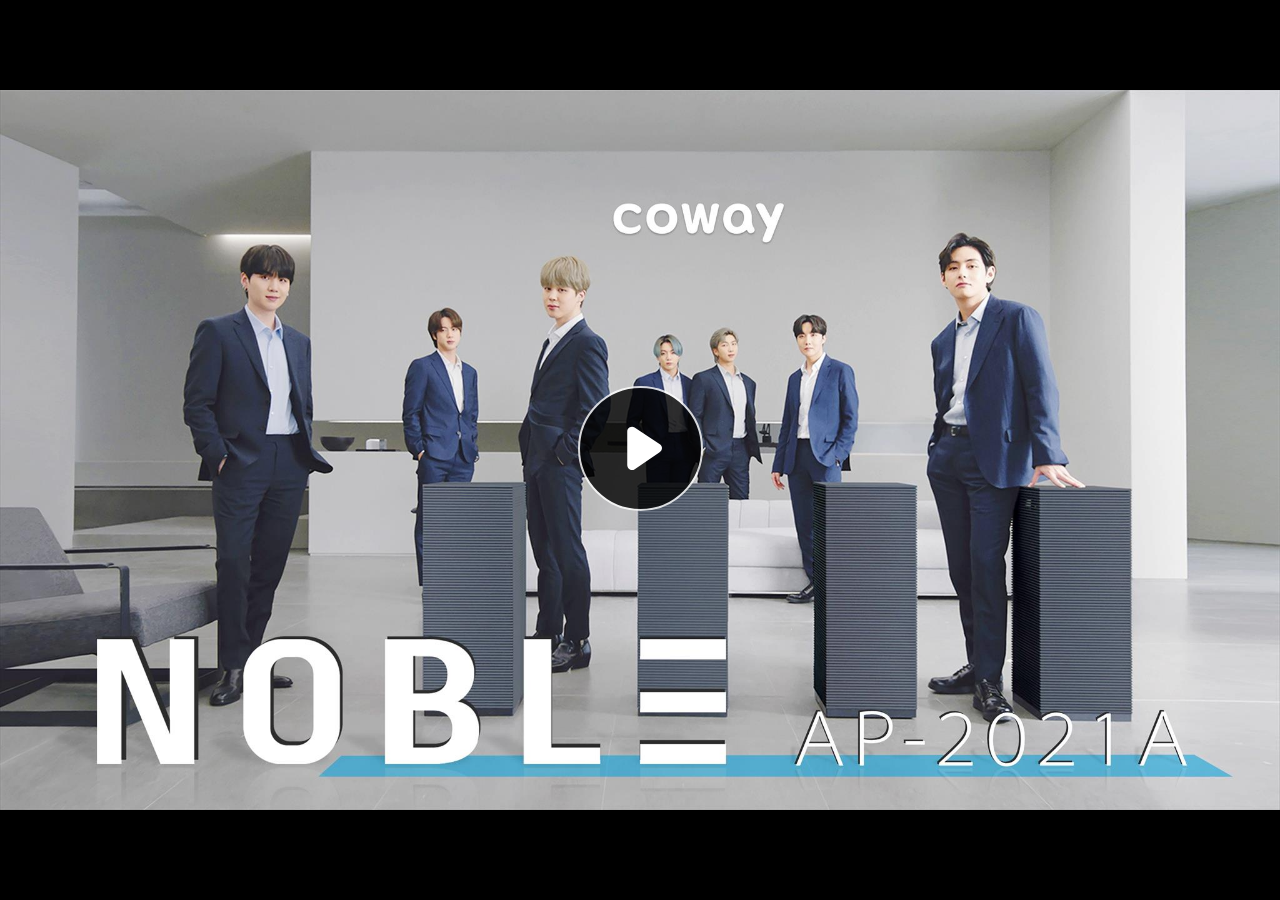
<file: index.html>
﻿<!doctype html>
<html lang="vi-VN">
<head>
  <meta charset="utf-8">
  <!-- Erstellt mit Storyline 360 – http://www.articulate.com  -->
  <!-- version: 3.75.30269.0 -->
  <title>NobleAP2021A_WebVer</title>
  <meta http-equiv="x-ua-compatible" content="IE=edge"/>
  <meta name="viewport" content="width=device-width,initial-scale=1,user-scalable=no,shrink-to-fit=no,minimal-ui"/>
  <meta name="apple-mobile-web-app-capable" content="yes"/>
  <style>
    html, body { height: 100%; padding: 0; margin: 0 }
    #app { height: 100%; width: 100%; }
  </style>

  <script>
    window.DS = {};
    window.globals = {
      DATA_PATH_BASE: '',
      HAS_FRAME: true,
      HAS_SLIDE: true,

      lmsPresent: false,
      tinCanPresent: false,
      cmi5Present: false,
      aoSupport: false,
      scale: 'noscale',
      captureRc: false,
      browserSize: 'fullscreen',
      bgColor: '#CBE9F7',
      features: 'AccessibleVideo,BackgroundAudio,ConnectionMessages,FullScreenToggle,InsertSvgPicture,LayerPresentAsDialog,MultipleQuizTracking,PlayerSpeedControl,StreamingVideo,UpdatedThemeEditor,UseAudioElement,VideoTranscripts',
      themeName: 'unified',
      preloaderColor: '#8C8C8C',
      suppressAnalytics: true,
      productChannel: 'stable',
      publishSource: 'storyline',
      aid: 'aid|fe40b448-9e63-4ca0-b08f-2c79e3a05808',
      cid: 'bc2510b6-aa27-4ea3-a844-c11a0472edb4',
      playerVersion: '3.75.30269.0',
      publishTimestamp: '2023-04-24T02:20:29.9145116Z',
      maxIosVideoElements: 10,
      connectionSettings: { message: 'Ba%CC%A3n%20%C4%91ang%20%C6%A1%CC%89%20ch%C3%AA%CC%81%20%C4%91%C3%B4%CC%A3%20ngoa%CC%A3i%20tuy%C3%AA%CC%81n.%20%C4%90ang%20c%C3%B4%CC%81%20k%C3%AA%CC%81t%20n%C3%B4%CC%81i%20la%CC%A3i...', useDarkTheme: true },

      
      parseParams: function(qs) {
        if (window.globals.parsedParams != null) {
          return window.globals.parsedParams;
        }
        qs = (qs || window.location.search.substr(1)).split('+').join(' ');
        var params = {},
            tokens,
            re = /[?&]?([^=]+)=([^&]*)/g;

        while (tokens = re.exec(qs)) {
          params[decodeURIComponent(tokens[1]).trim()] =
            decodeURIComponent(tokens[2]).trim();
        }
        window.globals.parsedParams = params;
        return params;
      }

    };
  </script>
  <script>
    var isIe11 = ('ActiveXObject' in window || window.MSBlobBuilder != null)
      && window.msCrypto != null && !window.ActiveXObject;
    if (isIe11) {
      window.globals.unsupportedBrowser = true;
      document.write(atob('[base64]'));
    }
  </script>
  
  <script>window.THREE = { };</script>
  
</head>
<body style="background: #CBE9F7" class="cs-HTML theme-unified">
  <!-- 360 -->
  <script>!function(){var e,i=/iPhone/i,o=/iPod/i,n=/iPad/i,t=/\biOS-universal(?:.+)Mac\b/i,r=/\bAndroid(?:.+)Mobile\b/i,a=/Android/i,d=/(?:SD4930UR|\bSilk(?:.+)Mobile\b)/i,p=/Silk/i,l=/Windows Phone/i,u=/\bWindows(?:.+)ARM\b/i,b=/BlackBerry/i,s=/BB10/i,c=/Opera Mini/i,f=/\b(CriOS|Chrome)(?:.+)Mobile/i,h=/Mobile(?:.+)Firefox\b/i,v=function(e){return void 0!==e&&"MacIntel"===e.platform&&"number"==typeof e.maxTouchPoints&&e.maxTouchPoints>1&&"undefined"==typeof MSStream};e=function(e){var m={userAgent:"",platform:"",maxTouchPoints:0};e||"undefined"==typeof navigator?"string"==typeof e?m.userAgent=e:e&&e.userAgent&&(m={userAgent:e.userAgent,platform:e.platform,maxTouchPoints:e.maxTouchPoints||0}):m={userAgent:navigator.userAgent,platform:navigator.platform,maxTouchPoints:navigator.maxTouchPoints||0};var g=m.userAgent,y=g.split("[FBAN");void 0!==y[1]&&(g=y[0]),void 0!==(y=g.split("Twitter"))[1]&&(g=y[0]);var A=function(e){return function(i){return i.test(e)}}(g),w={apple:{phone:A(i)&&!A(l),ipod:A(o),tablet:!A(i)&&(A(n)||v(m))&&!A(l),universal:A(t),device:(A(i)||A(o)||A(n)||A(t)||v(m))&&!A(l)},amazon:{phone:A(d),tablet:!A(d)&&A(p),device:A(d)||A(p)},android:{phone:!A(l)&&A(d)||!A(l)&&A(r),tablet:!A(l)&&!A(d)&&!A(r)&&(A(p)||A(a)),device:!A(l)&&(A(d)||A(p)||A(r)||A(a))||A(/\bokhttp\b/i)},windows:{phone:A(l),tablet:A(u),device:A(l)||A(u)},other:{blackberry:A(b),blackberry10:A(s),opera:A(c),firefox:A(h),chrome:A(f),device:A(b)||A(s)||A(c)||A(h)||A(f)},any:!1,phone:!1,tablet:!1};return w.any=w.apple.device||w.android.device||w.windows.device||w.other.device,w.phone=w.apple.phone||w.android.phone||w.windows.phone,w.tablet=w.apple.tablet||w.android.tablet||w.windows.tablet,w}(),"object"==typeof exports&&"undefined"!=typeof module?module.exports=e:"function"==typeof define&&define.amd?define((function(){return e})):this.isMobile=e}();
    window.isMobile.apple.tablet = window.isMobile.apple.tablet ||
      (navigator.platform === 'MacIntel' && navigator.maxTouchPoints > 1);
    window.isMobile.apple.device = window.isMobile.apple.device || window.isMobile.apple.tablet;
    window.isMobile.tablet = window.isMobile.tablet || window.isMobile.apple.tablet;
    window.isMobile.any = window.isMobile.any || window.isMobile.apple.tablet;
  </script>

  <div id="focus-sink" tabindex="-1"></div>

  <div id="preso"></div>
  <script>
    (function() {

      var classTypes = [ 'desktop', 'mobile', 'phone', 'tablet' ];

      var addDeviceClasses = function(prefix, testObj) {
        var curr, i;
        for (i = 0; i < classTypes.length; i++) {
          curr = classTypes[i];
          if (testObj[curr]) {
            document.body.classList.add(prefix + curr);
          }
        }
      };

      var params = window.globals.parseParams(),
          isDevicePreview = params.devicepreview === '1',
          isPhoneOverride = params.deviceType === 'phone' || (isDevicePreview && params.phone == '1'),
          isTabletOverride = (params.deviceType === 'tablet' || isDevicePreview) && !isPhoneOverride,
          isMobileOverride = isPhoneOverride || isTabletOverride;

      var deviceView = {
        desktop: !window.isMobile.any && !isMobileOverride,
        mobile: window.isMobile.any || isMobileOverride,
        phone: isPhoneOverride || (window.isMobile.phone && !isTabletOverride),
        tablet: isTabletOverride || window.isMobile.tablet
      };

      window.globals.deviceView = deviceView;
      window.isMobile.desktop = !window.isMobile.any;
      window.isMobile.mobile = window.isMobile.any;

      addDeviceClasses('view-', deviceView);

    })();
  </script>
  
  <script src='story_content/user.js' type=text/javascript></script>
  <div class="slide-loader"></div>

  <script>
    var doc = document, loader = doc.body.querySelector('.slide-loader'); [ 1, 2, 3 ].forEach(function(n) { var d = doc.createElement('div'); d.style.backgroundColor = window.globals.preloaderColor; d.classList.add('mobile-loader-dot'); d.classList.add('dot' + n); loader.appendChild(d); });
  </script>

  <div class="mobile-load-title-overlay" style="display: none">
    <div class="mobile-load-title">NobleAP2021A_WebVer</div>
  </div>

  <div class="mobile-chrome-warning"></div>

  
<style>
  .warn-connection-dialog {
    display: none;
    background: transparent;
    pointer-events: none;
    position: fixed;
    left: 0;
    top: 0;
    width: 100%;
    height: 100%;
    z-index: 999;
  }

  .warn-connection-content {
    border-radius: 4px;
    background: white;
    border: 1px solid #E7E7E7;
    color: #333333;
    box-shadow: 0 2px 4px rgba(0, 0, 0, 0.25);
    transition: all 150ms ease-out;
    position: absolute;
    white-space: nowrap;
  }

  .view-phone.is-landscape .warn-connection-content {
    left: 23px;
    bottom: 23px;
  }

  .view-tablet.is-landscape .warn-connection-content {
    left: 50%;
    top: 20px;
    transform: translateX(-50%);
  }

  .is-portrait .warn-connection-content {
    transform: translate(-50%, calc(-100% - 15px));
  }

  .warn-connection-content p {
    display: inline-block;
    margin: 0 8px 0 0;
    line-height: 33px;
    font-size: 11px;
  }

  .warn-connection-content svg {
    position: relative;
    vertical-align: middle;
    margin: 0 2px 2px 8px;
  }

  .view-desktop .warn-connection-content {
    left: 1.5em;
    bottom: 1.5em;
  }

  .view-desktop .warn-connection-content p {
    font-size: 1.1em;
  }

  .is-offline .warn-connection-dialog {
    display: block;
  }

  .is-offline .cs-panel * {
    pointer-events: none !important;
  }

  .is-offline .cs-panel {
    pointer-events: all !important;
  }

  .is-offline #nav-controls * {
    pointer-events: none !important;
  }

  .is-offline #nav-controls {
    pointer-events: all !important;
  }
</style>

<div class="warn-connection-dialog">
  <div class="warn-connection-content">
    <svg width="17" height="15" viewBox="0 0 17 15" xmlns="http://www.w3.org/2000/svg">
      <path fill="#8F0000" stroke="white" d="M16.07,12.98 L15.88,12.23 L9.51,1.21 C8.97,0.26,7.6,0.26,7.06,1.21 L0.69,12.23 C0.15,13.16,0.81,14.36,1.91,14.36 H14.65 C15.47,14.36,16.05,13.7,16.07,12.98 Z"/>
      <path fill="white" stroke="white" d="M8.58,5.5 C8.35,5.28,8.5,5.35,8.21,5.32 C8.09,5.35,7.97,5.49,7.96,5.67 C7.97,5.79,7.98,5.92,7.98,6.04 L7.98,6.04 C7.99,6.17,8,6.31,8.01,6.43 L8.01,6.44 C8.03,6.92,8.06,7.41,8.09,7.9 L8.09,7.9 C8.12,8.39,8.14,8.88,8.17,9.37 C8.17,9.39,8.18,9.42,8.2,9.44 C8.23,9.46,8.25,9.47,8.28,9.47 C8.31,9.47,8.34,9.46,8.35,9.44 C8.37,9.43,8.38,9.4,8.39,9.35 L8.39,9.34 C8.39,9.24,8.4,9.15,8.4,9.05 L8.4,9.05 C8.41,8.96,8.41,8.86,8.42,8.75 C8.43,8.44,8.45,8.12,8.47,7.81 L8.47,7.81 C8.49,7.49,8.51,7.18,8.53,6.87 C8.55,6.46,8.56,6.05,8.59,5.64 L8.6,5.62 C8.6,5.57,8.59,5.53,8.58,5.5 L8.21,5.32 Z"/>
      <circle fill="white" stroke="white" cx="8.3" cy="11.35" r="0.3"/>
    </svg>
    <p>You are offline. Trying to reconnect...</p>
  </div>
</div>

<script>
  (function() {
    window.DS.connection = {
      warningShown: false,
      assets: {},
      loadingAssetGroup: false,
      retryDelay: 500
    };

    // @TODO this is POC code and can be cleaned up a bit more if we move forward
    // with the feature



    // The `window.globals.features` variable must be set in `webpack.dev.config` when testing locally - it is not enough
    // to have it in the data - but it must be set there as well.
    var useConnectionMessages = window.AbortController != null &&
      window.location.protocol != 'file:' &&
      window.globals.features.indexOf('ConnectionMessages') != -1;

    window.DS.connection.useConnectionMessages = useConnectionMessages

    var assetCount = 0;
    var checkLoadedId;
    var connectionSettings = window.globals.connectionSettings;

    if (useConnectionMessages && connectionSettings != null) {
      var contentEl = document.querySelector('.warn-connection-content');
      var messageEl = contentEl.querySelector('p')

      if (connectionSettings.useDarkTheme) {
        contentEl.style.borderColor = '#BABBBA';
        contentEl.style.backgroundColor = '#282828';
        contentEl.style.color = '#FFFFFF';
      }

      if (connectionSettings.message != null) {
        messageEl.textContent = window.decodeURIComponent(connectionSettings.message);
      }
    }

    function checkAssetsReady() {
      for (var i in DS.connection.assets) {
        if (!DS.connection.assets[i].success) {
          return false;
        }
      }
      return true;
    }

    function stopAssetGroup() {
      if (!useConnectionMessages) { return; }

      assetCount = 0;

      DS.connection.oldAssetGroup = DS.connection.assets;
      DS.connection.assets = {};
      DS.connection.loadingAssetGroup = false;
      clearInterval(checkLoadedId);
    }

    function startAssetGroup() {
      if (!useConnectionMessages) { return; }
      var ticks = 0;
      clearInterval(checkLoadedId);
      checkLoadedId = setInterval(function() {
        var loaded = 0;
        if (assetCount === 0 && loaded === 0) {
          clearInterval(checkLoadedId);
          return;
        }

        for (var i in DS.connection.assets) {
          if (DS.connection.assets[i].success) {
            loaded++;
          }
        }

        if (assetCount === loaded && checkAssetsReady()) {
          for (var i in DS.connection.assets) {
            if (DS.connection.assets[i].action) {
              DS.connection.assets[i].action();
            }
          }
          hideWarning();
          stopAssetGroup();
        }
      }, 100)
    }

    function requiredAsset(url, action, retry, type) {
      if (!useConnectionMessages) { return; }
      if (DS.connection.assets[url]) { return; }

      DS.connection.assets[url] = {
        success: false, action: action, retry: retry, type: type
      };
      assetCount = Object.keys(DS.connection.assets).length;
      if (!DS.connection.loadingAssetGroup) {
        startAssetGroup();
      }
      DS.connection.loadingAssetGroup = true;
    }

    function assetLoaded(url) {
      if (!useConnectionMessages) { return; }
      if (DS.connection.assets[url]) {
        DS.connection.assets[url].success = true;
      }
    }

    function assetFailed(url) {
      if (!useConnectionMessages) { return; }
      if (!DS.connection.assets[url]) {
        if (/\.js$/.test(url)) {
          setTimeout(function() {
            if (DS.connection.lastSlideLoaded != null) {
              DS.connection.lastSlideLoaded();
            }
          }, DS.connection.retryDelay);
        }
        return;
      }
      if (!DS.connection.warningShown) { showWarning(); }
      if (DS.connection.assets[url].retry) {
        setTimeout(function() {
          if (!DS.connection.assets[url].success) {
            DS.connection.assets[url].retry()
          }
        }, DS.connection.retryDelay);
      }
    }

    function hideWarning() {
      document.body.classList.remove('is-offline');
      DS.connection.warningShown = false;
    }
    DS.connection.hideWarning = hideWarning

    function showWarning(btn) {
      document.body.classList.add('is-offline')
      DS.connection.warningShown = true;
      updateWarningPosition();
    }

    function updateWarningPosition() {
      if (!DS.connection.warningShown) {
        return;
      }

      var isPortrait = document.body.classList.contains('is-portrait');
      var warningEl = document.querySelector('.warn-connection-content');

      if (isPortrait) {
        var slide = document.querySelector('.primary-slide');
        var slideRect = slide.getBoundingClientRect();

        warningEl.style.top = `${slideRect.top}px`
        warningEl.style.left = `${slideRect.left + slideRect.width / 2}px`
      } else {
        warningEl.style.top = null;
        warningEl.style.left = null;
      }

      window.requestAnimationFrame(updateWarningPosition);
    }

    // these will all be noops if the feature flag isn't set in
    // the data and `window.globals.features`
    DS.connection.requiredAsset = requiredAsset;
    DS.connection.assetLoaded = assetLoaded;
    DS.connection.assetFailed = assetFailed;
    DS.connection.stopAssetGroup = stopAssetGroup;
    DS.connection.startAssetGroup = startAssetGroup;
  })();
</script>


  <script>
    
    if (window.autoSpider && window.vInterfaceObject) {
      document.querySelector('.mobile-load-title-overlay').style.display = 'none';
    }
  </script>

  

  <link rel="stylesheet" href="html5/data/css/output.min.css" data-noprefix/>
</body>
<script src="html5/lib/scripts/bootstrapper.min.js"></script>
</html>
</file>
